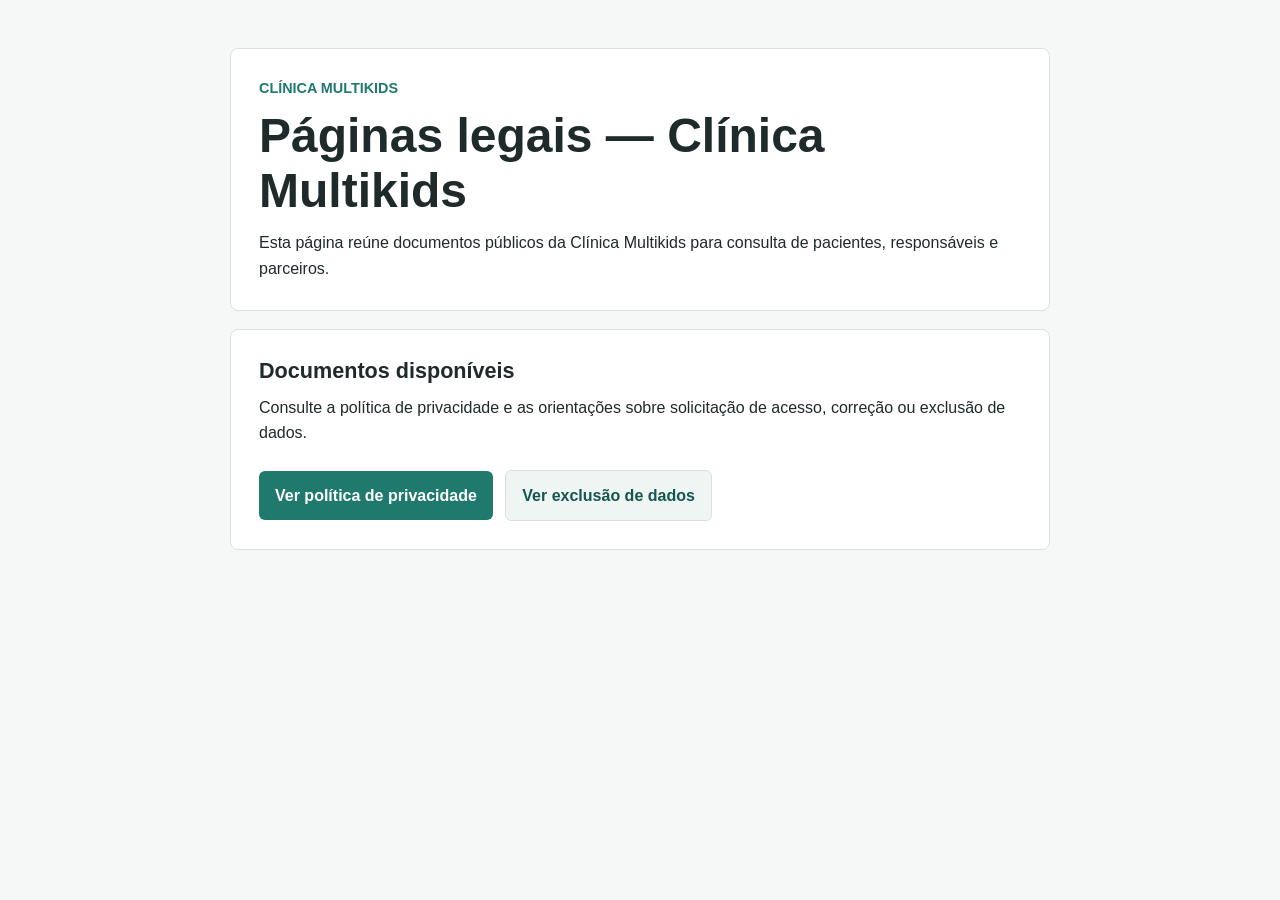
<file: index.html>
<!doctype html>
<html lang="pt-BR">
  <head>
    <meta charset="utf-8">
    <meta name="viewport" content="width=device-width, initial-scale=1">
    <title>Páginas legais — Clínica Multikids</title>
    <link rel="stylesheet" href="styles.css">
  </head>
  <body>
    <main class="page">
      <header class="header">
        <p class="eyebrow">Clínica Multikids</p>
        <h1>Páginas legais — Clínica Multikids</h1>
        <p>
          Esta página reúne documentos públicos da Clínica Multikids para consulta
          de pacientes, responsáveis e parceiros.
        </p>
      </header>

      <section class="section">
        <h2>Documentos disponíveis</h2>
        <p>
          Consulte a política de privacidade e as orientações sobre solicitação de
          acesso, correção ou exclusão de dados.
        </p>
        <a class="button" href="politica-de-privacidade.html">Ver política de privacidade</a>
        <a class="button button-secondary" href="exclusao-de-dados.html">Ver exclusão de dados</a>
      </section>
    </main>
  </body>
</html>
</file>
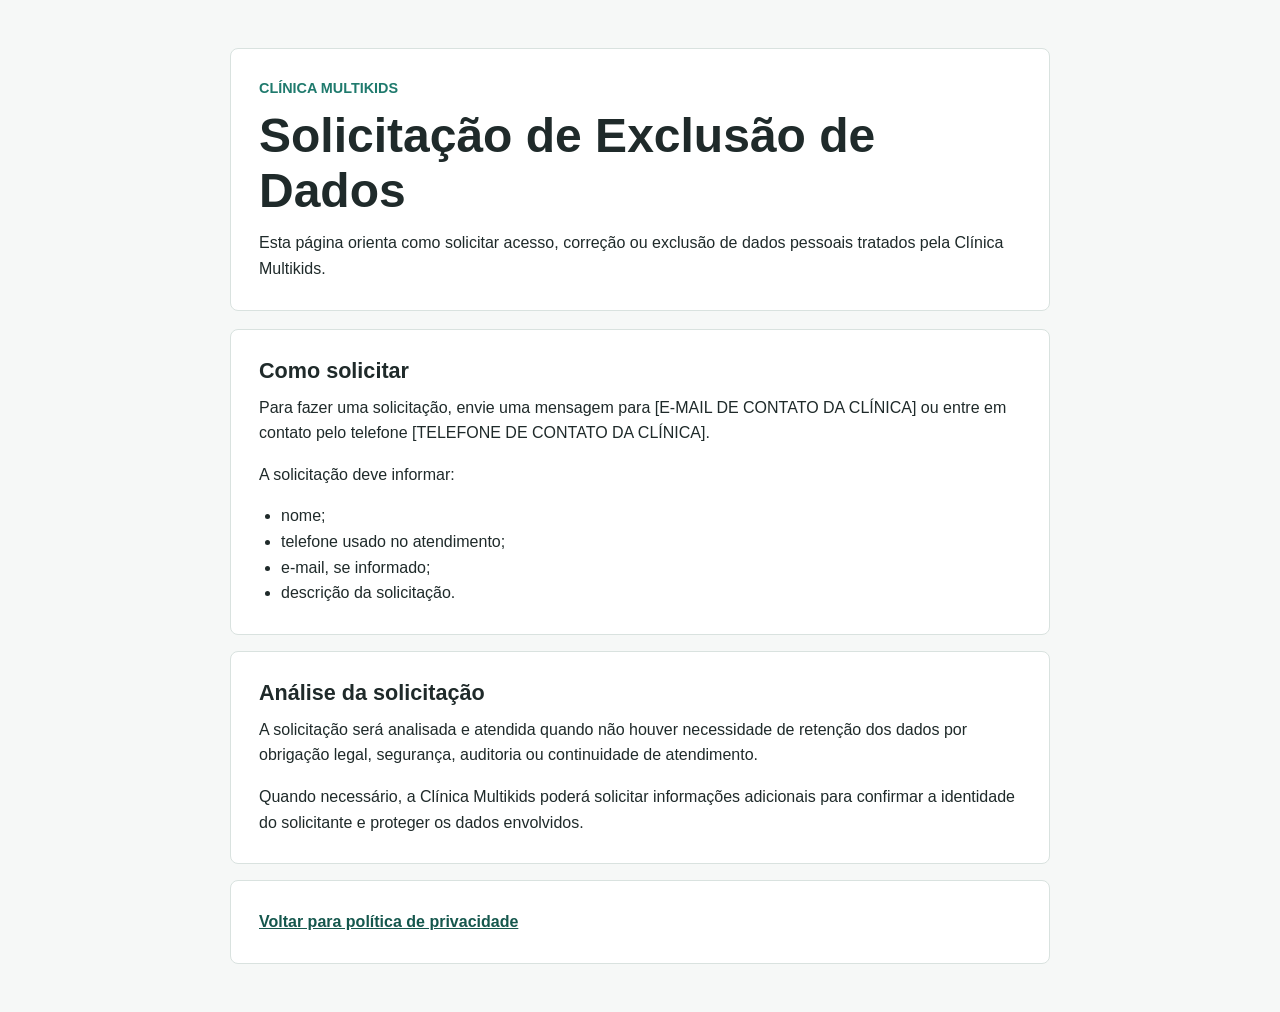
<file: exclusao-de-dados.html>
<!doctype html>
<html lang="pt-BR">
  <head>
    <meta charset="utf-8">
    <meta name="viewport" content="width=device-width, initial-scale=1">
    <title>Solicitação de Exclusão de Dados — Clínica Multikids</title>
    <link rel="stylesheet" href="styles.css">
  </head>
  <body>
    <main class="page">
      <header class="header">
        <p class="eyebrow">Clínica Multikids</p>
        <h1>Solicitação de Exclusão de Dados</h1>
        <p>
          Esta página orienta como solicitar acesso, correção ou exclusão de
          dados pessoais tratados pela Clínica Multikids.
        </p>
      </header>

      <section class="section">
        <h2>Como solicitar</h2>
        <p>
          Para fazer uma solicitação, envie uma mensagem para
          [E-MAIL DE CONTATO DA CLÍNICA] ou entre em contato pelo telefone
          [TELEFONE DE CONTATO DA CLÍNICA].
        </p>
        <p>A solicitação deve informar:</p>
        <ul>
          <li>nome;</li>
          <li>telefone usado no atendimento;</li>
          <li>e-mail, se informado;</li>
          <li>descrição da solicitação.</li>
        </ul>
      </section>

      <section class="section">
        <h2>Análise da solicitação</h2>
        <p>
          A solicitação será analisada e atendida quando não houver necessidade
          de retenção dos dados por obrigação legal, segurança, auditoria ou
          continuidade de atendimento.
        </p>
        <p>
          Quando necessário, a Clínica Multikids poderá solicitar informações
          adicionais para confirmar a identidade do solicitante e proteger os
          dados envolvidos.
        </p>
      </section>

      <footer class="footer">
        <a href="politica-de-privacidade.html">Voltar para política de privacidade</a>
      </footer>
    </main>
  </body>
</html>
</file>
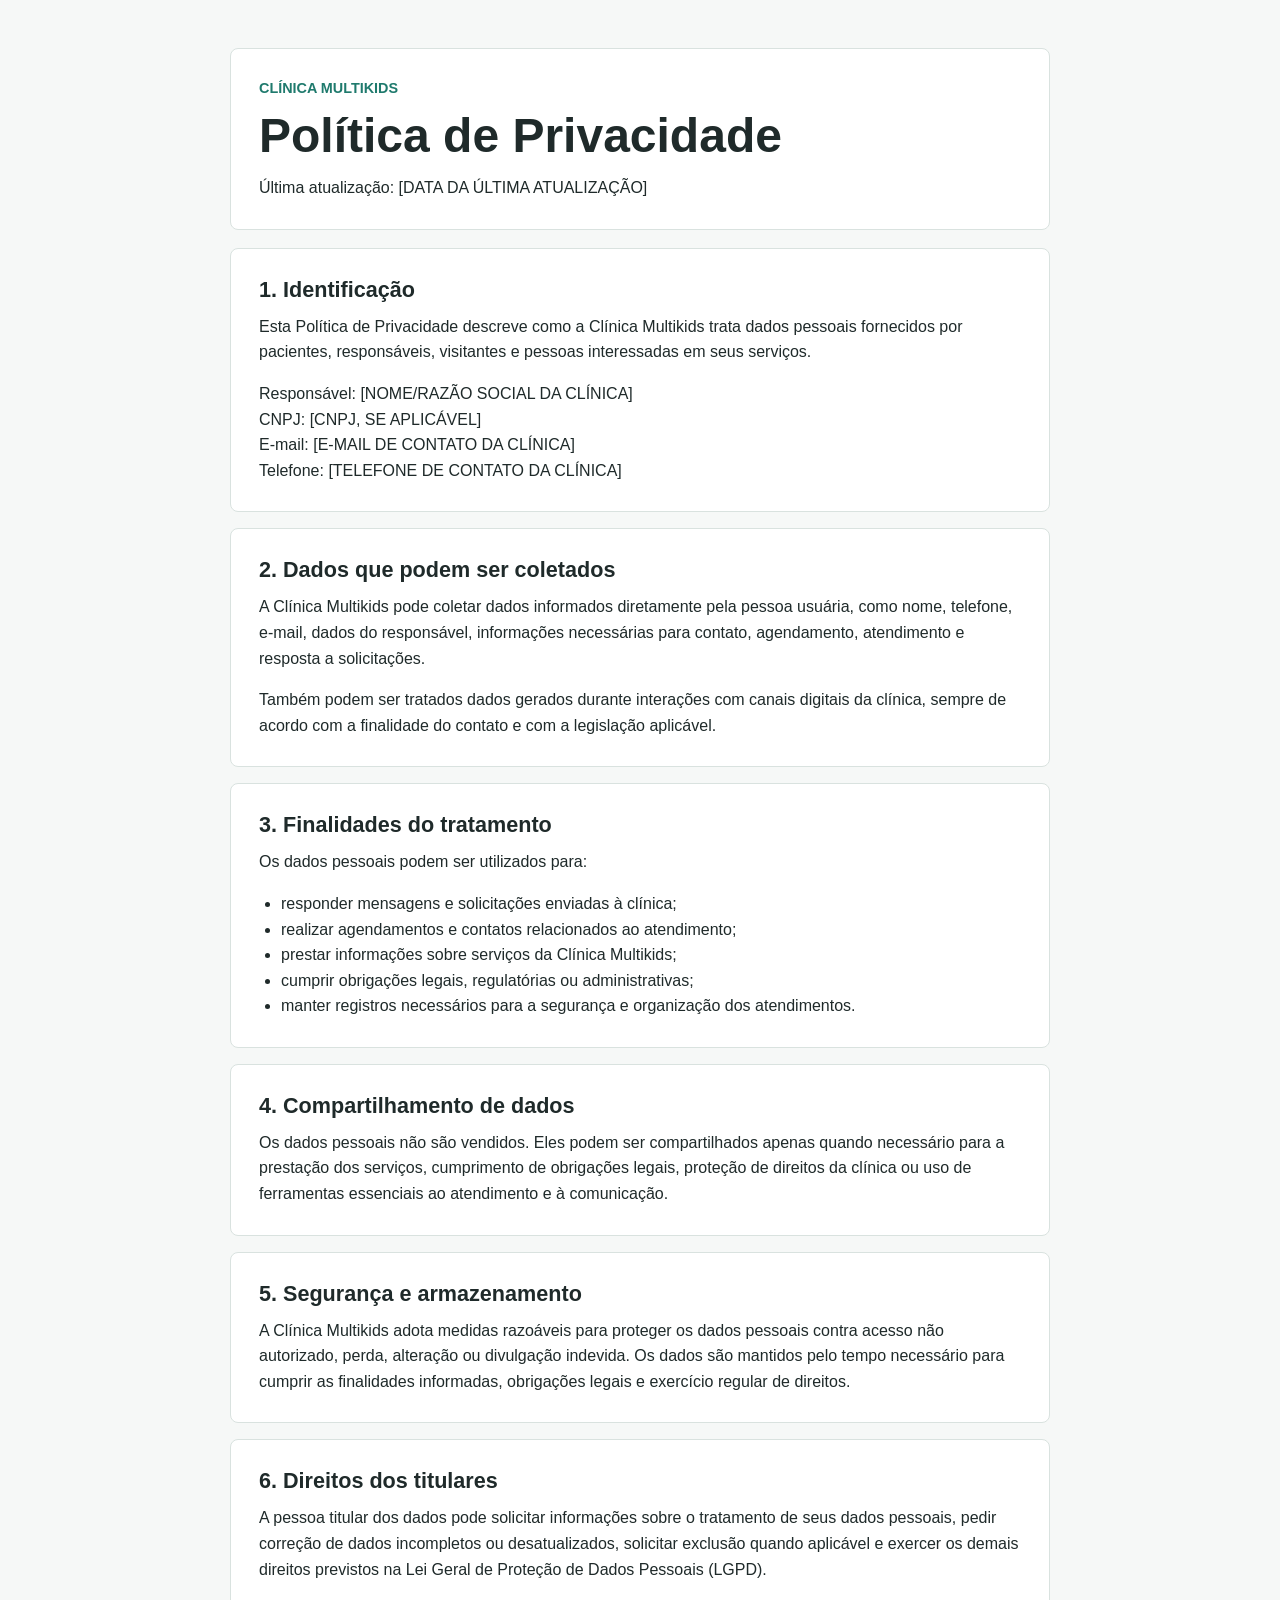
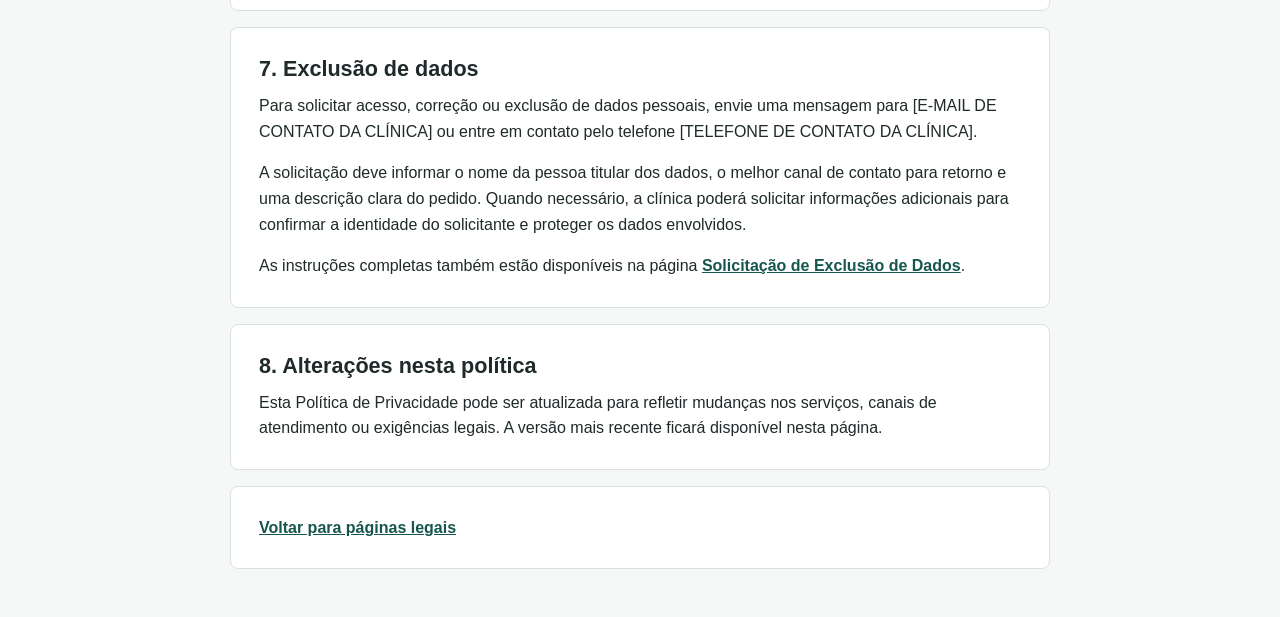
<file: politica-de-privacidade.html>
<!doctype html>
<html lang="pt-BR">
  <head>
    <meta charset="utf-8">
    <meta name="viewport" content="width=device-width, initial-scale=1">
    <title>Política de Privacidade — Clínica Multikids</title>
    <link rel="stylesheet" href="styles.css">
  </head>
  <body>
    <main class="page">
      <header class="header">
        <p class="eyebrow">Clínica Multikids</p>
        <h1>Política de Privacidade</h1>
        <p>Última atualização: [DATA DA ÚLTIMA ATUALIZAÇÃO]</p>
      </header>

      <section class="section">
        <h2>1. Identificação</h2>
        <p>
          Esta Política de Privacidade descreve como a Clínica Multikids trata
          dados pessoais fornecidos por pacientes, responsáveis, visitantes e
          pessoas interessadas em seus serviços.
        </p>
        <p>
          Responsável: [NOME/RAZÃO SOCIAL DA CLÍNICA]<br>
          CNPJ: [CNPJ, SE APLICÁVEL]<br>
          E-mail: [E-MAIL DE CONTATO DA CLÍNICA]<br>
          Telefone: [TELEFONE DE CONTATO DA CLÍNICA]
        </p>
      </section>

      <section class="section">
        <h2>2. Dados que podem ser coletados</h2>
        <p>
          A Clínica Multikids pode coletar dados informados diretamente pela
          pessoa usuária, como nome, telefone, e-mail, dados do responsável,
          informações necessárias para contato, agendamento, atendimento e
          resposta a solicitações.
        </p>
        <p>
          Também podem ser tratados dados gerados durante interações com canais
          digitais da clínica, sempre de acordo com a finalidade do contato e com
          a legislação aplicável.
        </p>
      </section>

      <section class="section">
        <h2>3. Finalidades do tratamento</h2>
        <p>Os dados pessoais podem ser utilizados para:</p>
        <ul>
          <li>responder mensagens e solicitações enviadas à clínica;</li>
          <li>realizar agendamentos e contatos relacionados ao atendimento;</li>
          <li>prestar informações sobre serviços da Clínica Multikids;</li>
          <li>cumprir obrigações legais, regulatórias ou administrativas;</li>
          <li>manter registros necessários para a segurança e organização dos atendimentos.</li>
        </ul>
      </section>

      <section class="section">
        <h2>4. Compartilhamento de dados</h2>
        <p>
          Os dados pessoais não são vendidos. Eles podem ser compartilhados apenas
          quando necessário para a prestação dos serviços, cumprimento de
          obrigações legais, proteção de direitos da clínica ou uso de ferramentas
          essenciais ao atendimento e à comunicação.
        </p>
      </section>

      <section class="section">
        <h2>5. Segurança e armazenamento</h2>
        <p>
          A Clínica Multikids adota medidas razoáveis para proteger os dados
          pessoais contra acesso não autorizado, perda, alteração ou divulgação
          indevida. Os dados são mantidos pelo tempo necessário para cumprir as
          finalidades informadas, obrigações legais e exercício regular de direitos.
        </p>
      </section>

      <section class="section">
        <h2>6. Direitos dos titulares</h2>
        <p>
          A pessoa titular dos dados pode solicitar informações sobre o tratamento
          de seus dados pessoais, pedir correção de dados incompletos ou
          desatualizados, solicitar exclusão quando aplicável e exercer os demais
          direitos previstos na Lei Geral de Proteção de Dados Pessoais (LGPD).
        </p>
      </section>

      <section class="section">
        <h2>7. Exclusão de dados</h2>
        <p>
          Para solicitar acesso, correção ou exclusão de dados pessoais, envie uma
          mensagem para [E-MAIL DE CONTATO DA CLÍNICA] ou entre em contato pelo
          telefone [TELEFONE DE CONTATO DA CLÍNICA].
        </p>
        <p>
          A solicitação deve informar o nome da pessoa titular dos dados, o melhor
          canal de contato para retorno e uma descrição clara do pedido. Quando
          necessário, a clínica poderá solicitar informações adicionais para
          confirmar a identidade do solicitante e proteger os dados envolvidos.
        </p>
        <p>
          As instruções completas também estão disponíveis na página
          <a href="exclusao-de-dados.html">Solicitação de Exclusão de Dados</a>.
        </p>
      </section>

      <section class="section">
        <h2>8. Alterações nesta política</h2>
        <p>
          Esta Política de Privacidade pode ser atualizada para refletir mudanças
          nos serviços, canais de atendimento ou exigências legais. A versão mais
          recente ficará disponível nesta página.
        </p>
      </section>

      <footer class="footer">
        <a href="index.html">Voltar para páginas legais</a>
      </footer>
    </main>
  </body>
</html>
</file>
<file: styles.css>
:root {
  color-scheme: light;
  --bg: #f6f8f7;
  --surface: #ffffff;
  --text: #1f2a2a;
  --muted: #5d6b6b;
  --brand: #1f7a6d;
  --brand-dark: #15574d;
  --border: #d9e2df;
}

* {
  box-sizing: border-box;
}

body {
  margin: 0;
  min-height: 100vh;
  background: var(--bg);
  color: var(--text);
  font-family: Arial, Helvetica, sans-serif;
  font-size: 16px;
  line-height: 1.6;
}

.page {
  width: min(100%, 860px);
  margin: 0 auto;
  padding: 48px 20px;
}

.header,
.section,
.footer {
  background: var(--surface);
  border: 1px solid var(--border);
  border-radius: 8px;
  padding: 28px;
}

.header {
  margin-bottom: 18px;
}

.section,
.footer {
  margin-top: 16px;
}

.eyebrow {
  margin: 0 0 8px;
  color: var(--brand);
  font-size: 0.9rem;
  font-weight: 700;
  text-transform: uppercase;
}

h1,
h2,
p {
  margin-top: 0;
}

h1 {
  margin-bottom: 12px;
  font-size: clamp(2rem, 5vw, 3rem);
  line-height: 1.15;
}

h2 {
  margin-bottom: 10px;
  font-size: 1.35rem;
  line-height: 1.25;
}

p:last-child,
ul:last-child {
  margin-bottom: 0;
}

ul {
  padding-left: 22px;
}

a {
  color: var(--brand-dark);
  font-weight: 700;
}

.button {
  display: inline-block;
  margin-top: 8px;
  margin-right: 8px;
  padding: 12px 16px;
  border-radius: 6px;
  background: var(--brand);
  color: #ffffff;
  text-decoration: none;
}

.button:focus,
.button:hover {
  background: var(--brand-dark);
}

.button-secondary {
  background: #eef5f3;
  color: var(--brand-dark);
  border: 1px solid var(--border);
}

.button-secondary:focus,
.button-secondary:hover {
  background: #dfece8;
}

.footer {
  color: var(--muted);
}

@media (max-width: 560px) {
  .page {
    padding: 28px 14px;
  }

  .header,
  .section,
  .footer {
    padding: 20px;
  }

  h1 {
    font-size: 2rem;
  }
}
</file>
